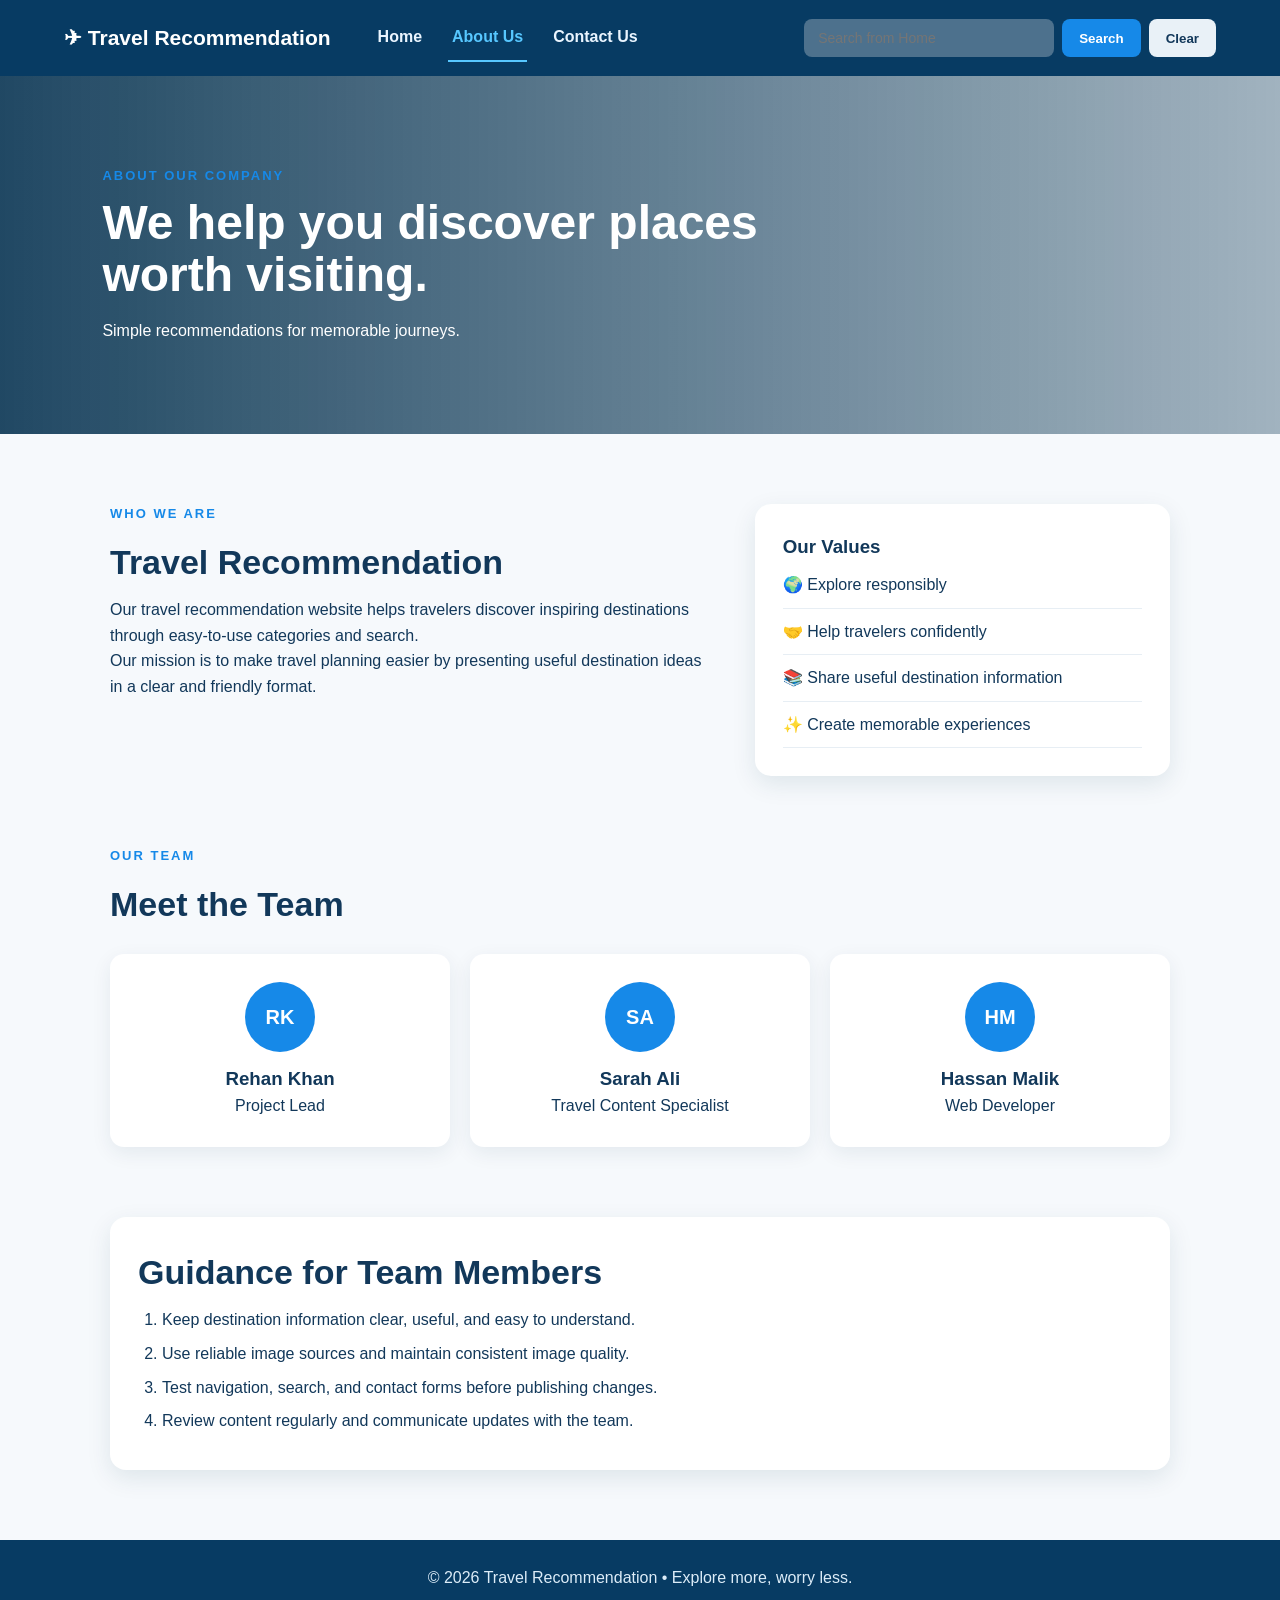
<file: about.html>
<!DOCTYPE html>
<html lang="en">

<head>
    <meta charset="UTF-8">
    <meta name="viewport" content="width=device-width,initial-scale=1.0">
    <title>About Us - Travel Recommendation</title>
    <link rel="stylesheet" href="style.css">
</head>

<body>
    <nav class="navbar"><a class="logo" href="index.html">✈ Travel Recommendation</a>
        <div class="nav-links"><a href="index.html">Home</a><a class="active" href="about.html">About Us</a><a
                href="contact.html">Contact Us</a></div>
        <div class="search-box"><input placeholder="Search from Home" disabled><button
                onclick="location.href='index.html'">Search</button><button class="clear-btn"
                onclick="location.href='index.html'">Clear</button></div>
    </nav>
    <section class="page-hero">
        <div>
            <p class="eyebrow">ABOUT OUR COMPANY</p>
            <h1>We help you discover places worth visiting.</h1>
            <p>Simple recommendations for memorable journeys.</p>
        </div>
    </section>
    <main class="content-page">
        <section class="about-grid">
            <div>
                <p class="eyebrow">WHO WE ARE</p>
                <h2>Travel Recommendation</h2>
                <p>Our travel recommendation website helps travelers discover inspiring destinations through easy-to-use
                    categories and search.</p>
                <p>Our mission is to make travel planning easier by presenting useful destination ideas in a clear and
                    friendly format.</p>
            </div>
            <div class="info-card">
                <h3>Our Values</h3>
                <ul>
                    <li>🌍 Explore responsibly</li>
                    <li>🤝 Help travelers confidently</li>
                    <li>📚 Share useful destination information</li>
                    <li>✨ Create memorable experiences</li>
                </ul>
            </div>
        </section>
        <section class="team">
            <p class="eyebrow">OUR TEAM</p>
            <h2>Meet the Team</h2>
            <div class="team-grid">
                <article class="team-card">
                    <div class="avatar">RK</div>
                    <h3>Rehan Khan</h3>
                    <p>Project Lead</p>
                </article>
                <article class="team-card">
                    <div class="avatar">SA</div>
                    <h3>Sarah Ali</h3>
                    <p>Travel Content Specialist</p>
                </article>
                <article class="team-card">
                    <div class="avatar">HM</div>
                    <h3>Hassan Malik</h3>
                    <p>Web Developer</p>
                </article>
            </div>
        </section>
        <section class="guidance">
            <h2>Guidance for Team Members</h2>
            <ol>
                <li>Keep destination information clear, useful, and easy to understand.</li>
                <li>Use reliable image sources and maintain consistent image quality.</li>
                <li>Test navigation, search, and contact forms before publishing changes.</li>
                <li>Review content regularly and communicate updates with the team.</li>
            </ol>
        </section>
    </main>
    <footer>© 2026 Travel Recommendation • Explore more, worry less.</footer>
</body>

</html>
</file>
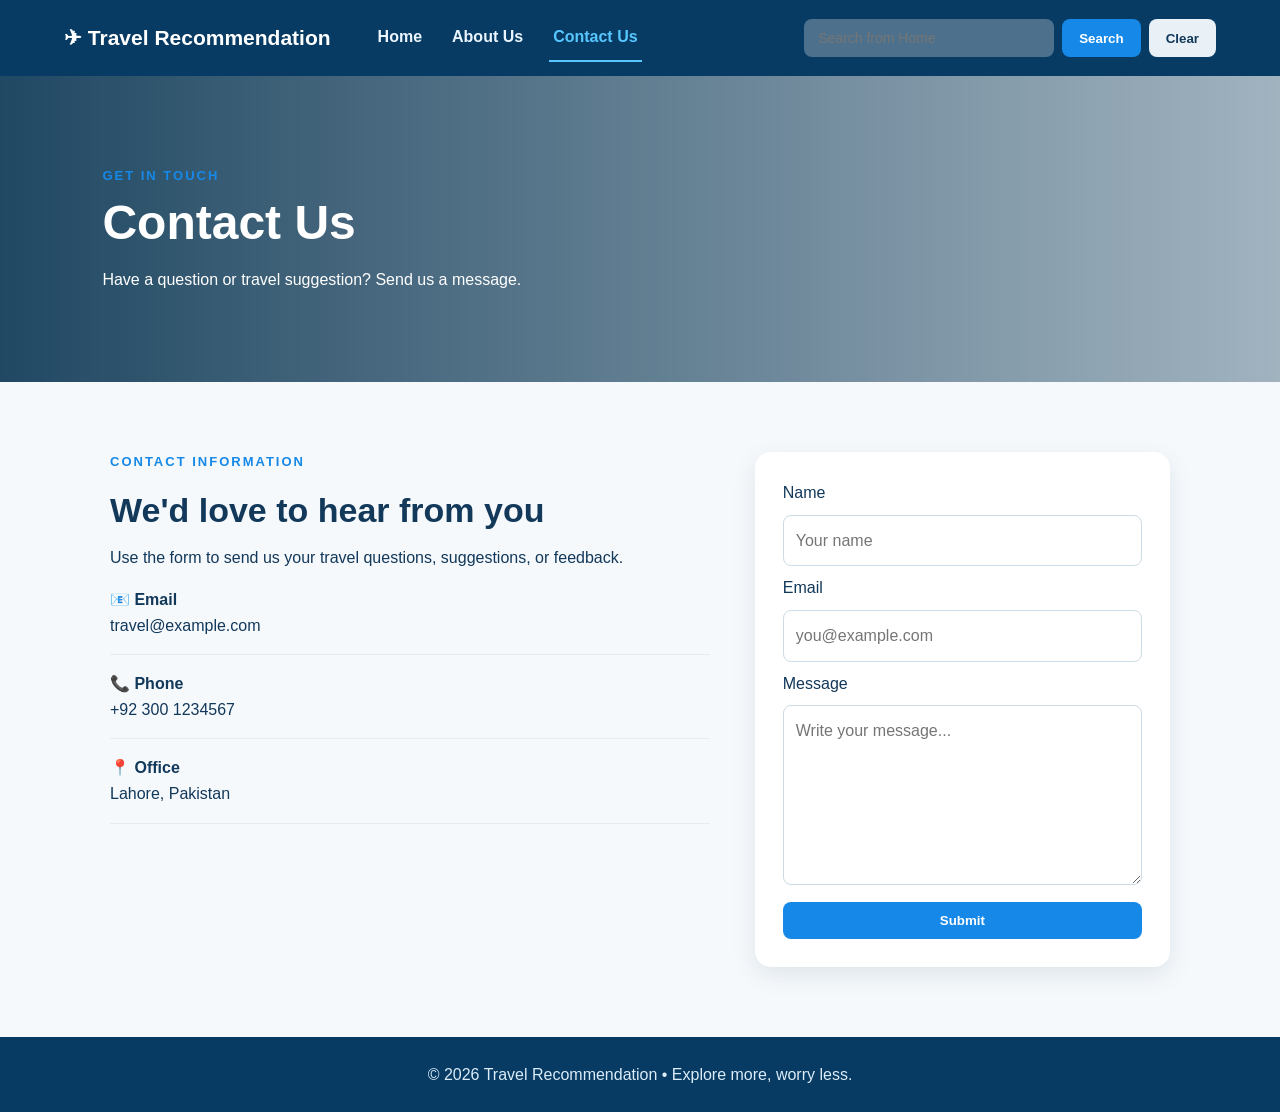
<file: contact.html>
<!DOCTYPE html>
<html lang="en">

<head>
    <meta charset="UTF-8">
    <meta name="viewport" content="width=device-width,initial-scale=1.0">
    <title>Contact Us - Travel Recommendation</title>
    <link rel="stylesheet" href="style.css">
</head>

<body>
    <nav class="navbar"><a class="logo" href="index.html">✈ Travel Recommendation</a>
        <div class="nav-links"><a href="index.html">Home</a><a href="about.html">About Us</a><a class="active"
                href="contact.html">Contact Us</a></div>
        <div class="search-box"><input placeholder="Search from Home" disabled><button
                onclick="location.href='index.html'">Search</button><button class="clear-btn"
                onclick="location.href='index.html'">Clear</button></div>
    </nav>
    <section class="page-hero">
        <div>
            <p class="eyebrow">GET IN TOUCH</p>
            <h1>Contact Us</h1>
            <p>Have a question or travel suggestion? Send us a message.</p>
        </div>
    </section>
    <main class="content-page">
        <section class="contact-grid">
            <div class="contact-info">
                <p class="eyebrow">CONTACT INFORMATION</p>
                <h2>We'd love to hear from you</h2>
                <p>Use the form to send us your travel questions, suggestions, or feedback.</p>
                <div class="contact-item"><strong>📧 Email</strong><span>travel@example.com</span></div>
                <div class="contact-item"><strong>📞 Phone</strong><span>+92 300 1234567</span></div>
                <div class="contact-item"><strong>📍 Office</strong><span>Lahore, Pakistan</span></div>
            </div>
            <form class="contact-form" action="mailto:travel@example.com" method="post" enctype="text/plain">
                <label>Name</label><input name="Name" type="text" placeholder="Your name"
                    required><label>Email</label><input name="Email" type="email" placeholder="you@example.com"
                    required><label>Message</label><textarea name="Message" rows="6" placeholder="Write your message..."
                    required></textarea><button type="submit">Submit</button></form>
        </section>
    </main>
    <footer>© 2026 Travel Recommendation • Explore more, worry less.</footer>
</body>

</html>
</file>
<file: style.css>
*{box-sizing:border-box;margin:0;padding:0}body{font-family:Arial,Helvetica,sans-serif;color:#12385a;background:#f6f9fc;line-height:1.6}.navbar{min-height:76px;background:#073b63;color:white;display:flex;align-items:center;gap:28px;padding:12px 5%;position:sticky;top:0;z-index:10}.logo{font-size:21px;font-weight:800;color:white;text-decoration:none;white-space:nowrap}.nav-links{display:flex;gap:22px;margin-left:15px}.nav-links a{color:#eaf5ff;text-decoration:none;font-weight:600;padding:10px 4px}.nav-links a.active,.nav-links a:hover{color:#57c7ff;border-bottom:2px solid #57c7ff}.search-box{margin-left:auto;display:flex;gap:8px}.search-box input{width:250px;padding:11px 14px;border:0;border-radius:8px;font-size:14px}button,.hero-btn{border:0;border-radius:8px;padding:11px 17px;background:#1689e8;color:white;font-weight:700;cursor:pointer}.clear-btn{background:#e9f1f7;color:#12385a}.hero{min-height:480px;background:linear-gradient(90deg,rgba(4,42,70,.82),rgba(4,42,70,.2)),url('https://images.unsplash.com/photo-1500534623283-312aade485b7?auto=format&fit=crop&w=1800&q=85') center/cover;display:flex;align-items:center}.hero-content{max-width:720px;color:white;padding:70px 7%}.eyebrow{font-size:13px;letter-spacing:2px;font-weight:800;color:#1689e8;margin-bottom:10px}.hero .eyebrow{color:#8bd9ff}h1{font-size:54px;line-height:1.08;margin-bottom:18px}.hero h1 span{color:#70d4ff}.hero-content>p:not(.eyebrow){font-size:18px;max-width:610px;margin-bottom:28px}.hero-btn{text-decoration:none;display:inline-block}.intro{text-align:center;padding:70px 20px 35px}.intro h2,.results-section h2,.content-page h2{font-size:34px;margin-bottom:8px}.results-section{max-width:1180px;margin:0 auto;padding:25px 20px 80px}.results-header{text-align:center;margin-bottom:25px}.cards{display:grid;grid-template-columns:repeat(2,1fr);gap:25px}.travel-card{background:white;border-radius:16px;overflow:hidden;box-shadow:0 8px 28px rgba(13,54,82,.12);border:1px solid #e4edf4}.travel-card img{width:100%;height:260px;object-fit:cover}.card-body{padding:22px}.tag{display:inline-block;background:#e5f4ff;color:#0875bd;border-radius:20px;padding:4px 11px;font-size:12px;font-weight:700;text-transform:uppercase}.card-body h3{font-size:25px;margin:8px 0 2px}.location{color:#52728e;font-weight:600;margin-bottom:8px}.details-btn{margin-top:12px}.page-hero{background:linear-gradient(90deg,rgba(3,48,78,.88),rgba(3,48,78,.35)),url('https://images.unsplash.com/photo-1526772662000-3f88f10405ff?auto=format&fit=crop&w=1800&q=85') center/cover;color:white;padding:90px 8%}.page-hero h1{font-size:48px;max-width:760px}.content-page{max-width:1100px;margin:auto;padding:70px 20px}.about-grid,.contact-grid{display:grid;grid-template-columns:1.3fr .9fr;gap:45px;align-items:start}.info-card,.guidance,.contact-form{background:white;border-radius:16px;padding:28px;box-shadow:0 8px 25px rgba(13,54,82,.1)}.info-card li{list-style:none;padding:10px 0;border-bottom:1px solid #e7eef4}.team{padding:70px 0}.team-grid{display:grid;grid-template-columns:repeat(3,1fr);gap:20px;margin-top:22px}.team-card{background:white;padding:28px;text-align:center;border-radius:14px;box-shadow:0 6px 20px rgba(13,54,82,.08)}.avatar{width:70px;height:70px;border-radius:50%;background:#1689e8;color:white;display:grid;place-items:center;margin:0 auto 12px;font-weight:800;font-size:20px}.guidance ol{padding-left:24px}.guidance li{margin:8px 0}.contact-item{padding:16px 0;border-bottom:1px solid #e5edf3;display:flex;flex-direction:column}.contact-form{display:flex;flex-direction:column;gap:9px}.contact-form input,.contact-form textarea{padding:12px;border:1px solid #ccdbe5;border-radius:8px;font:inherit}.contact-form button{margin-top:8px}footer{text-align:center;padding:25px;background:#073b63;color:#dcecf8}@media(max-width:900px){.navbar{flex-wrap:wrap}.nav-links{order:3;width:100%;justify-content:center}.search-box{margin-left:0}.cards,.about-grid,.contact-grid,.team-grid{grid-template-columns:1fr}}@media(max-width:560px){.search-box{width:100%}.search-box input{width:100%}.hero{min-height:430px}.hero-content{padding:50px 6%}h1{font-size:38px}.page-hero h1{font-size:38px}}
</file>
